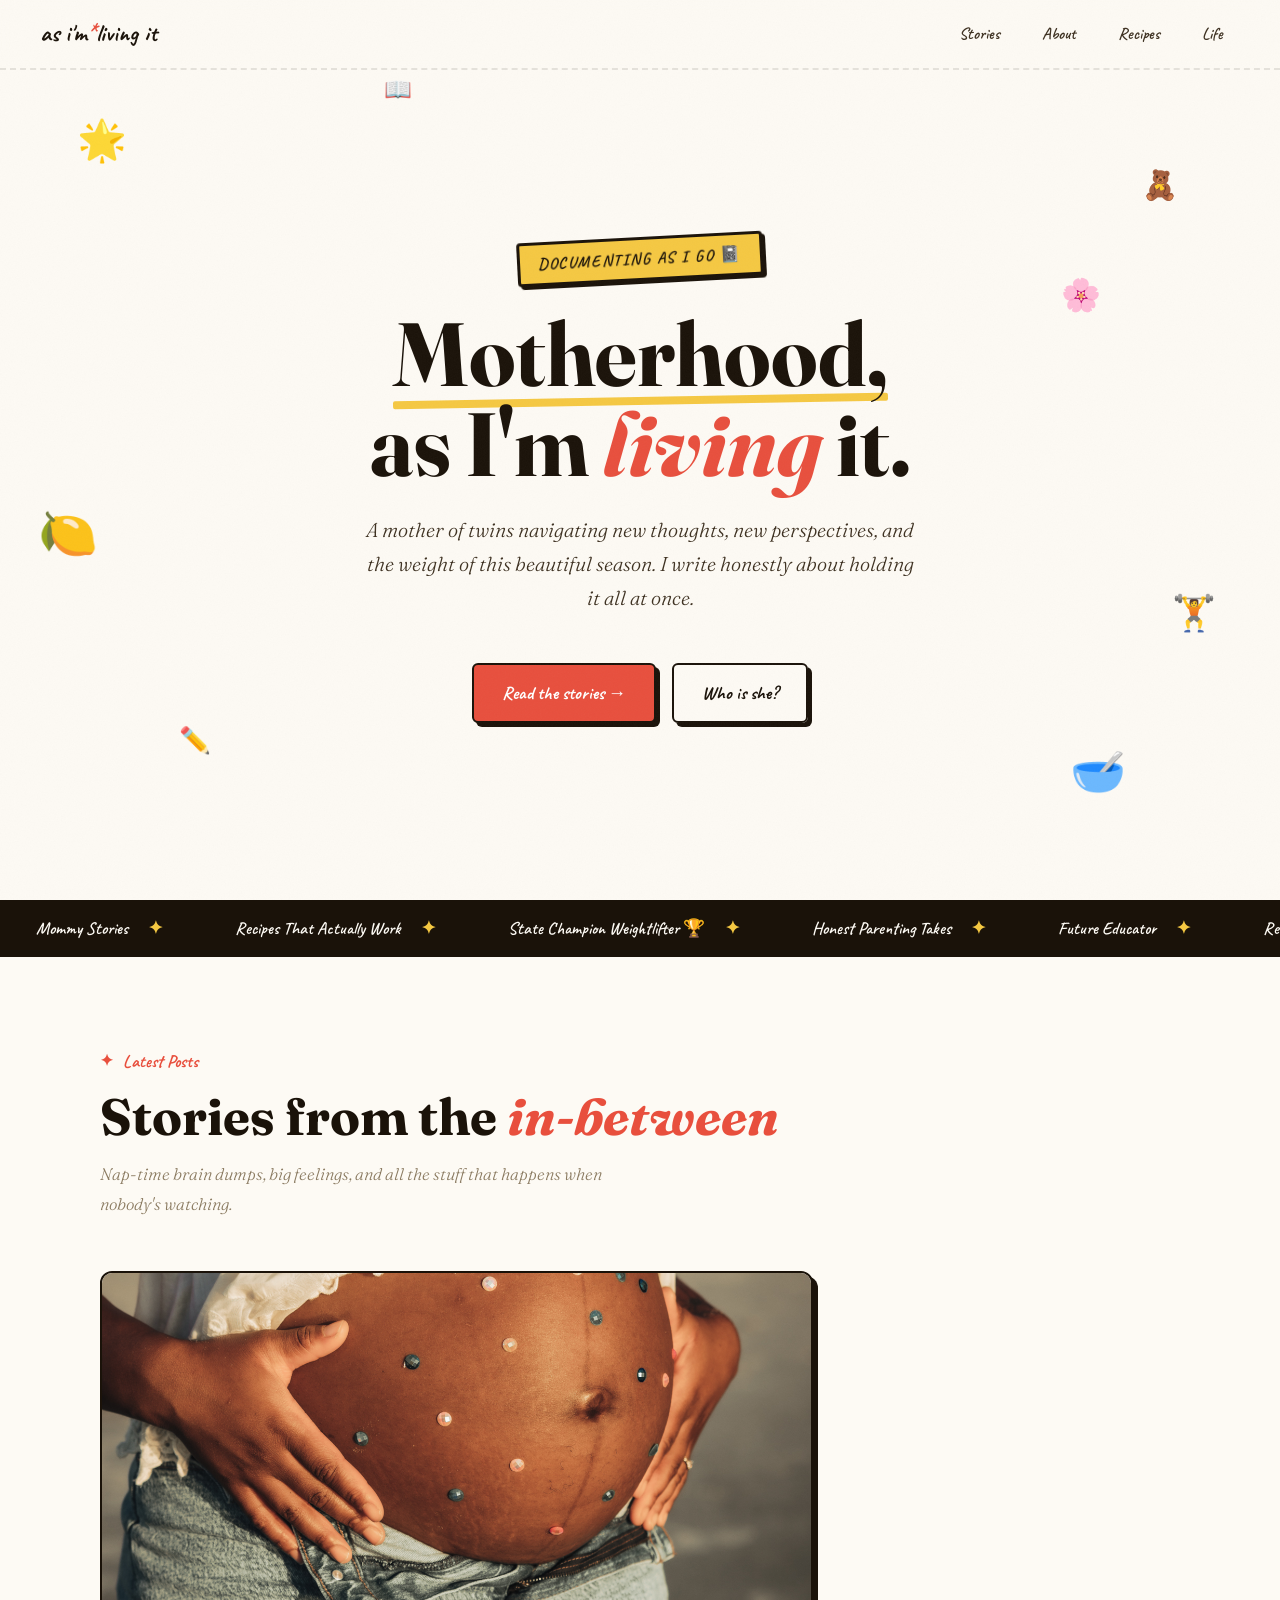
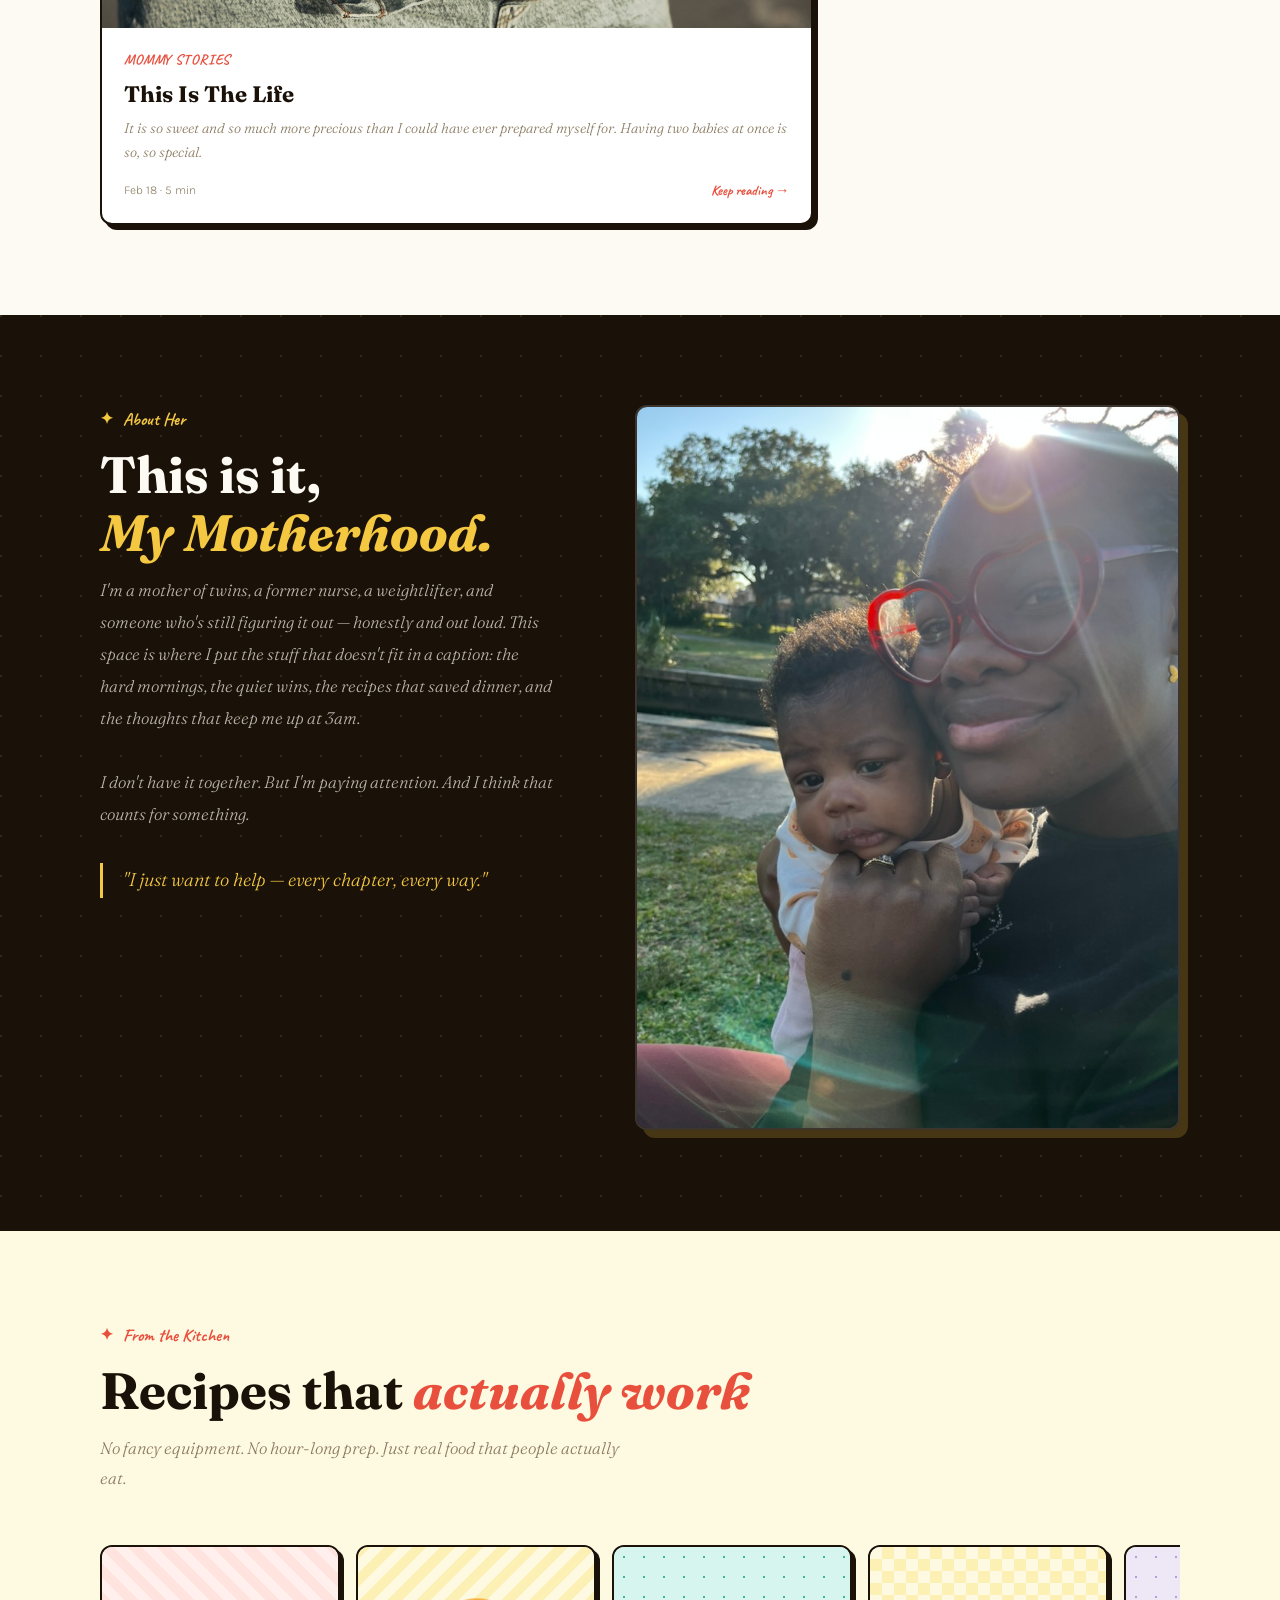
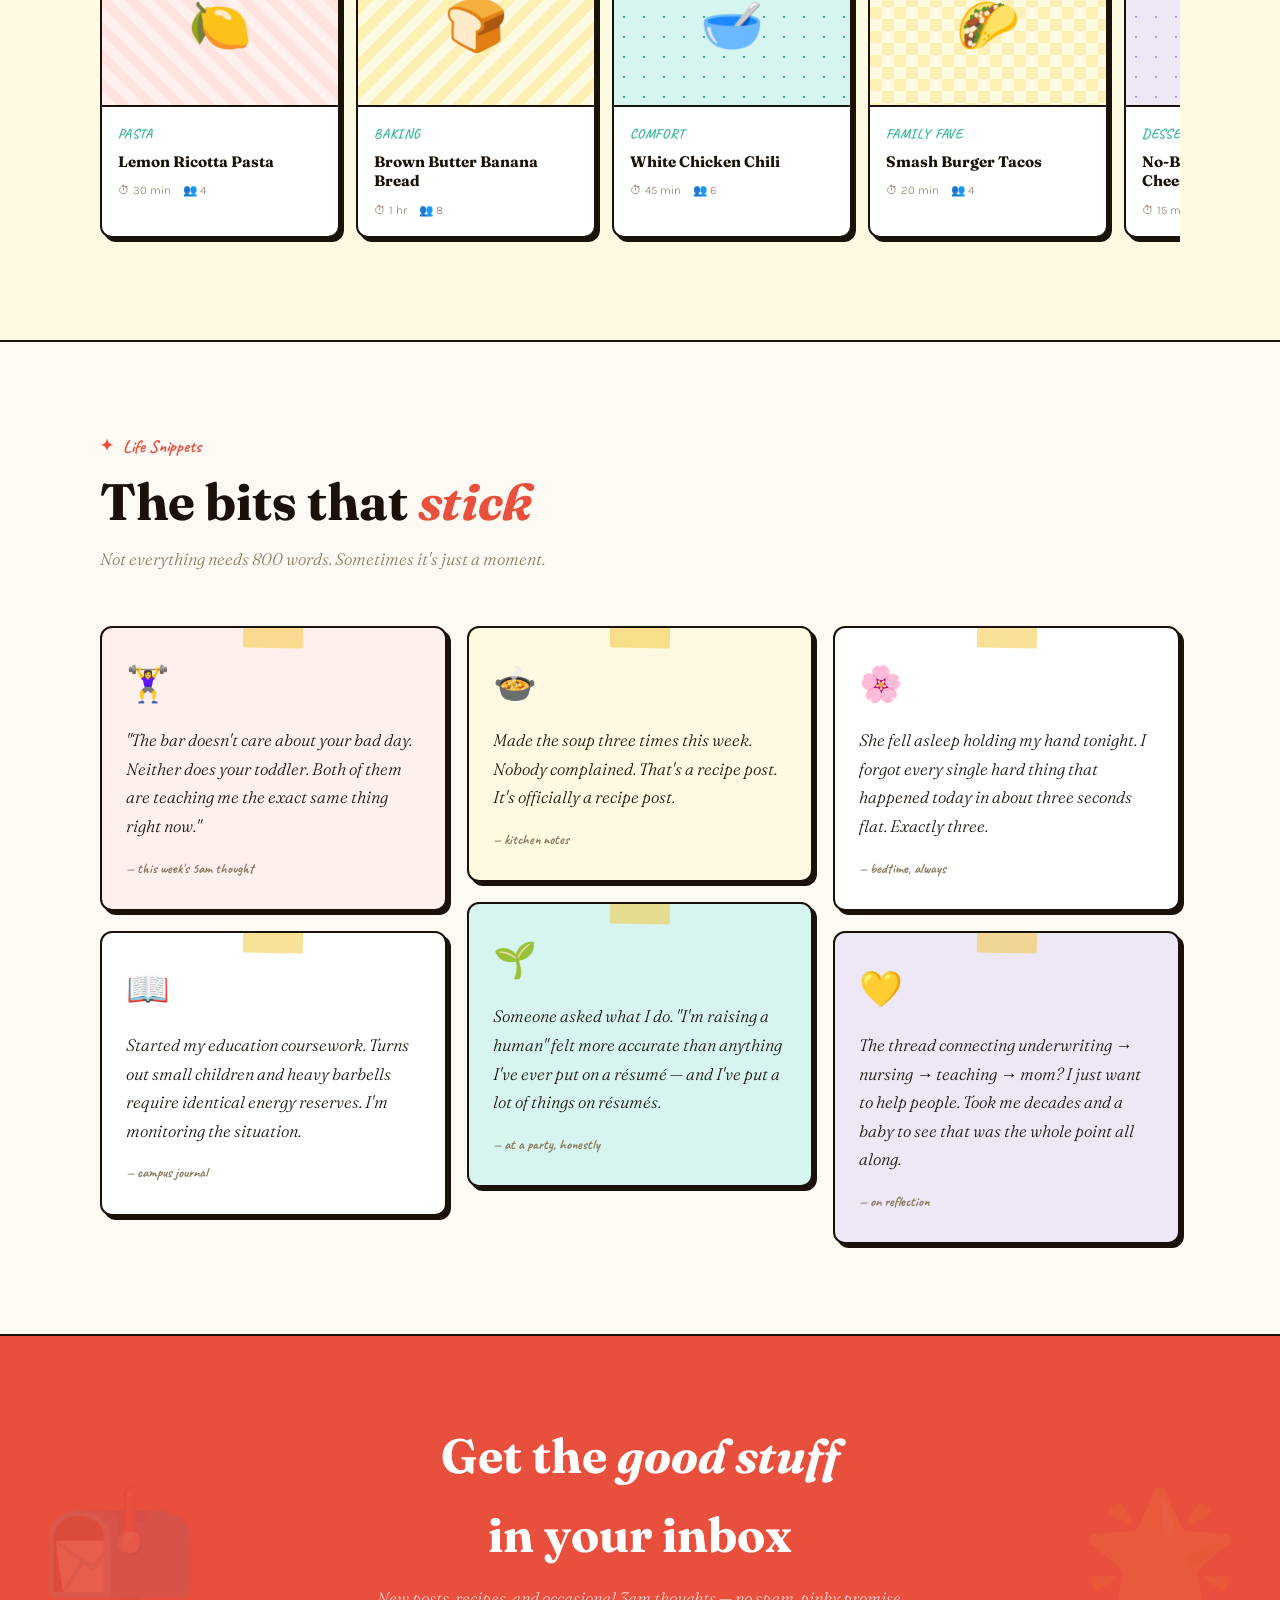
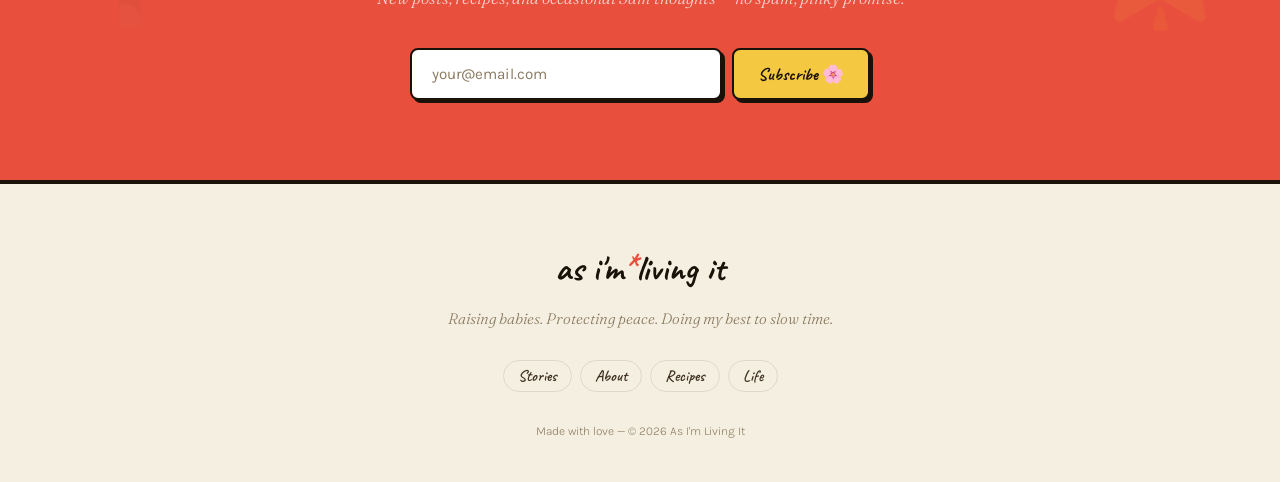
<file: index.html>
<!DOCTYPE html>
<html lang="en">
<head>
<meta charset="UTF-8" />
<meta name="viewport" content="width=device-width, initial-scale=1.0" />
<title>As I'm Living It</title>
<link href="https://fonts.googleapis.com/css2?family=Fraunces:ital,opsz,wght@0,9..144,300;0,9..144,700;1,9..144,300;1,9..144,500;1,9..144,700&family=Caveat:wght@400;600;700&family=Karla:ital,wght@0,300;0,400;1,300&display=swap" rel="stylesheet"/>
<link rel="stylesheet" href="styles.css" />
</head>
<body>

<nav>
  <a class="nav-logo" href="#">as i'm<span>*</span>living it</a>
  <ul class="nav-links">
    <li><a href="#stories">Stories</a></li>
    <li><a href="#about">About</a></li>
    <li><a href="#recipes">Recipes</a></li>
    <li><a href="#life">Life</a></li>
  </ul>
</nav>

<span class="doodle d1">🌟</span>
<span class="doodle d2">🧸</span>
<span class="doodle d3">🍋</span>
<span class="doodle d4">🏋️</span>
<span class="doodle d5">✏️</span>
<span class="doodle d6">🌸</span>
<span class="doodle d7">🥣</span>
<span class="doodle d8">📖</span>

<section class="hero">
  <div class="hero-stamp">Documenting as I go 📓</div>
  <h1 class="hero-title">
    <span class="underline-hand">Motherhood,</span><br/>
    as I'm <span class="squig">living</span> it.
  </h1>
  <p class="hero-sub">A mother of twins navigating new thoughts, new perspectives, and the weight of this beautiful season. I write honestly about holding it all at once.</p>
  <div class="hero-ctas">
    <a href="#stories" class="btn btn-pop">Read the stories →</a>
    <a href="#about" class="btn btn-ghost">Who is she?</a>
  </div>
</section>

<div class="ticker">
  <div class="ticker-track">
    <div class="ticker-item">Mommy Stories <span>✦</span></div>
    <div class="ticker-item">Recipes That Actually Work <span>✦</span></div>
    <div class="ticker-item">State Champion Weightlifter 🏆 <span>✦</span></div>
    <div class="ticker-item">Honest Parenting Takes <span>✦</span></div>
    <div class="ticker-item">Future Educator <span>✦</span></div>
    <div class="ticker-item">Real Life, No Filter <span>✦</span></div>
    <div class="ticker-item">Mommy Stories <span>✦</span></div>
    <div class="ticker-item">Recipes That Actually Work <span>✦</span></div>
    <div class="ticker-item">State Champion Weightlifter 🏆 <span>✦</span></div>
    <div class="ticker-item">Honest Parenting Takes <span>✦</span></div>
    <div class="ticker-item">Future Educator <span>✦</span></div>
    <div class="ticker-item">Real Life, No Filter <span>✦</span></div>
  </div>
</div>

<section id="stories" class="section">
  <div class="reveal">
    <p class="section-kicker"><span class="kicker-star">✦</span> Latest Posts</p>
    <h2 class="section-heading">Stories from the <em>in-between</em></h2>
    <p class="section-dek">Nap-time brain dumps, big feelings, and all the stuff that happens when nobody's watching.</p>
  </div>
  <div class="posts-grid reveal reveal-d1">
    <a href="posts/first-post.html" class="post-card big">
      <div class="card-thumb"><img class="card-img" src="images/first-post.jpg" alt="This Is The Life" /></div>
      <div class="card-body">
        <p class="card-cat">Mommy Stories</p>
        <h3 class="card-title">This Is The Life</h3>
        <p class="card-blurb">It is so sweet and so much more precious than I could have ever prepared myself for. Having two babies at once is so, so special.</p>
        <div class="card-footer"><span>Feb 18 · 5 min</span><span class="card-read-more">Keep reading →</span></div>
      </div>
    </a>
  </div>
</section>

<section id="about" class="about-section">
  <div class="about-pattern"></div>
  <div class="about-inner">
    <div class="about-left reveal">
      <p class="section-kicker"><span class="kicker-star">✦</span> About Her</p>
      <h2 class="section-heading">This is it,<br/><em>My Motherhood.</em></h2>
      <p class="about-body">I'm a mother of twins, a former nurse, a weightlifter, and someone who's still figuring it out — honestly and out loud. This space is where I put the stuff that doesn't fit in a caption: the hard mornings, the quiet wins, the recipes that saved dinner, and the thoughts that keep me up at 3am.</p>
      <p class="about-body">I don't have it together. But I'm paying attention. And I think that counts for something.</p>
      <p class="about-body about-quote">"I just want to help — every chapter, every way."</p>
    </div>
    <div class="about-right reveal reveal-d2">
      <img class="about-photo" src="about.jpeg" alt="About photo" />
    </div>
  </div>
</section>

<section id="recipes" class="recipes-section">
  <div class="recipes-inner">
    <div class="reveal">
      <p class="section-kicker"><span class="kicker-star">✦</span> From the Kitchen</p>
      <h2 class="section-heading">Recipes that <em>actually work</em></h2>
      <p class="section-dek">No fancy equipment. No hour-long prep. Just real food that people actually eat.</p>
    </div>
    <div class="recipe-row reveal reveal-d1" id="recipeRow">
      <a href="#" class="recipe-card"><div class="recipe-thumb bg-stripe-red">🍋</div><div class="recipe-body"><p class="recipe-cat">Pasta</p><h3 class="recipe-name">Lemon Ricotta Pasta</h3><div class="recipe-meta"><span>⏱ 30 min</span><span>👥 4</span></div></div></a>
      <a href="#" class="recipe-card"><div class="recipe-thumb bg-stripe-yellow">🍞</div><div class="recipe-body"><p class="recipe-cat">Baking</p><h3 class="recipe-name">Brown Butter Banana Bread</h3><div class="recipe-meta"><span>⏱ 1 hr</span><span>👥 8</span></div></div></a>
      <a href="#" class="recipe-card"><div class="recipe-thumb bg-dot-mint">🥣</div><div class="recipe-body"><p class="recipe-cat">Comfort</p><h3 class="recipe-name">White Chicken Chili</h3><div class="recipe-meta"><span>⏱ 45 min</span><span>👥 6</span></div></div></a>
      <a href="#" class="recipe-card"><div class="recipe-thumb bg-check-butter">🌮</div><div class="recipe-body"><p class="recipe-cat">Family Fave</p><h3 class="recipe-name">Smash Burger Tacos</h3><div class="recipe-meta"><span>⏱ 20 min</span><span>👥 4</span></div></div></a>
      <a href="#" class="recipe-card"><div class="recipe-thumb bg-dot-lilac">🍰</div><div class="recipe-body"><p class="recipe-cat">Dessert</p><h3 class="recipe-name">No-Bake Strawberry Cheesecake</h3><div class="recipe-meta"><span>⏱ 15 min</span><span>👥 8</span></div></div></a>
      <a href="#" class="recipe-card"><div class="recipe-thumb bg-stripe-red">🥗</div><div class="recipe-body"><p class="recipe-cat">Quick</p><h3 class="recipe-name">The Roasted Tomato Soup</h3><div class="recipe-meta"><span>⏱ 25 min</span><span>👥 4</span></div></div></a>
    </div>
  </div>
</section>

<section id="life" class="snippets-section">
  <div class="snippets-inner">
    <div class="reveal">
      <p class="section-kicker"><span class="kicker-star">✦</span> Life Snippets</p>
      <h2 class="section-heading">The bits that <em>stick</em></h2>
      <p class="section-dek">Not everything needs 800 words. Sometimes it's just a moment.</p>
    </div>
    <div class="snippets-masonry reveal reveal-d1">
      <div class="snippet-card c-red"><div class="snippet-tape"></div><span class="snippet-emoji">🏋️‍♀️</span><p class="snippet-text">"The bar doesn't care about your bad day. Neither does your toddler. Both of them are teaching me the exact same thing right now."</p><span class="snippet-from">— this week's 5am thought</span></div>
      <div class="snippet-card c-white"><div class="snippet-tape"></div><span class="snippet-emoji">📖</span><p class="snippet-text">Started my education coursework. Turns out small children and heavy barbells require identical energy reserves. I'm monitoring the situation.</p><span class="snippet-from">— campus journal</span></div>
      <div class="snippet-card c-yellow"><div class="snippet-tape"></div><span class="snippet-emoji">🍲</span><p class="snippet-text">Made the soup three times this week. Nobody complained. That's a recipe post. It's officially a recipe post.</p><span class="snippet-from">— kitchen notes</span></div>
      <div class="snippet-card c-mint"><div class="snippet-tape"></div><span class="snippet-emoji">🌱</span><p class="snippet-text">Someone asked what I do. "I'm raising a human" felt more accurate than anything I've ever put on a résumé — and I've put a lot of things on résumés.</p><span class="snippet-from">— at a party, honestly</span></div>
      <div class="snippet-card c-white"><div class="snippet-tape"></div><span class="snippet-emoji">🌸</span><p class="snippet-text">She fell asleep holding my hand tonight. I forgot every single hard thing that happened today in about three seconds flat. Exactly three.</p><span class="snippet-from">— bedtime, always</span></div>
      <div class="snippet-card c-lilac"><div class="snippet-tape"></div><span class="snippet-emoji">💛</span><p class="snippet-text">The thread connecting underwriting → nursing → teaching → mom? I just want to help people. Took me decades and a baby to see that was the whole point all along.</p><span class="snippet-from">— on reflection</span></div>
    </div>
  </div>
</section>

<div class="newsletter">
  <span class="nl-deco nl-deco-l">📬</span>
  <span class="nl-deco nl-deco-r">🌟</span>
  <h2 class="nl-title">Get the <em>good stuff</em><br/>in your inbox</h2>
  <p class="nl-sub">New posts, recipes, and occasional 3am thoughts — no spam, pinky promise.</p>
  <div class="nl-form">
    <input type="email" class="nl-input" placeholder="your@email.com" id="nlInput"/>
    <button class="nl-btn" id="nlBtn">Subscribe 🌸</button>
  </div>
</div>

<footer>
  <span class="footer-logo">as i'm<span>*</span>living it</span>
  <p class="footer-words">Raising babies. Protecting peace. Doing my best to slow time.</p>
  <ul class="footer-nav">
    <li><a href="#stories">Stories</a></li>
    <li><a href="#about">About</a></li>
    <li><a href="#recipes">Recipes</a></li>
    <li><a href="#life">Life</a></li>
  </ul>
  <p class="footer-copy">Made with love — © 2026 As I'm Living It</p>
</footer>

<script src="main.js"></script>
</body>
</html>
</file>
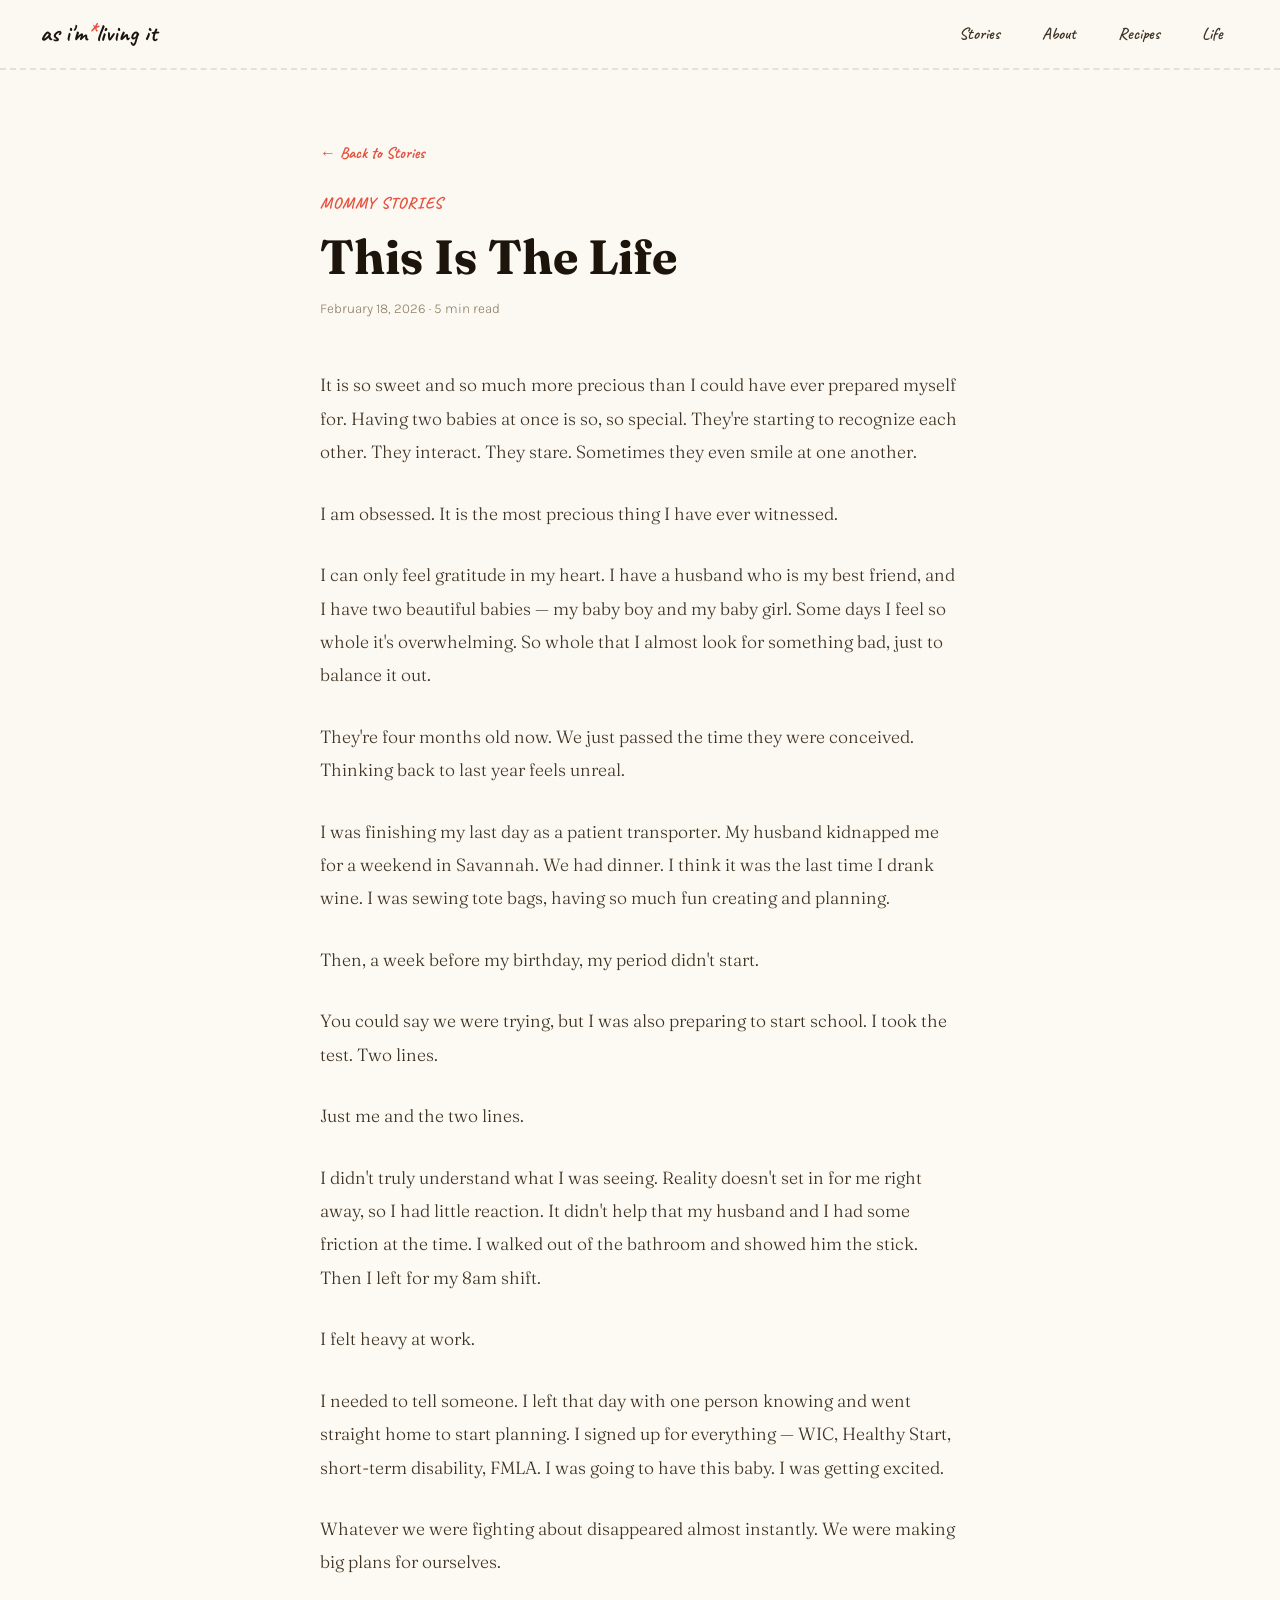
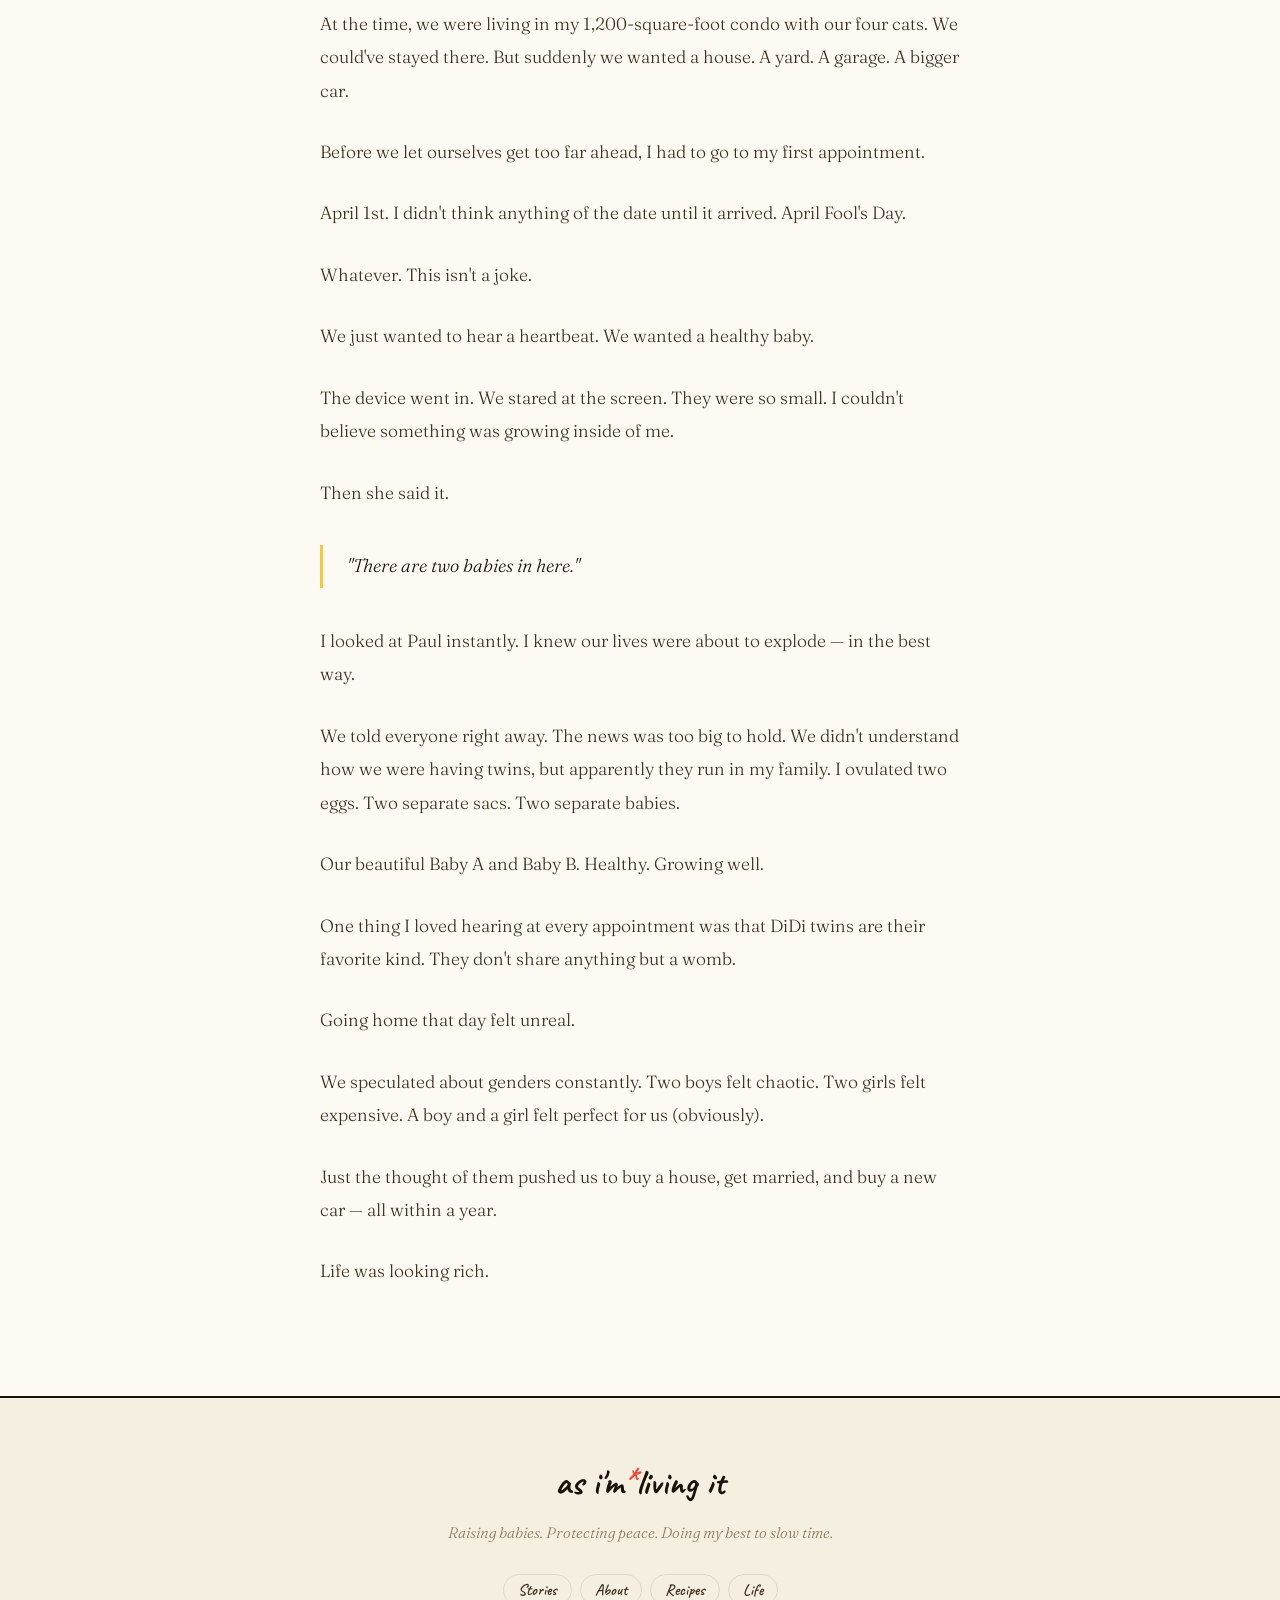
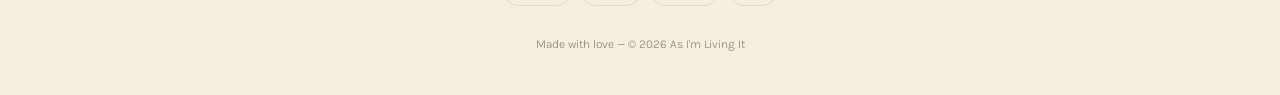
<file: posts/first-post.html>
<!DOCTYPE html>
<html lang="en">
<head>
<meta charset="UTF-8" />
<meta name="viewport" content="width=device-width, initial-scale=1.0" />
<title>This Is The Life — As I'm Living It</title>
<link href="https://fonts.googleapis.com/css2?family=Fraunces:ital,opsz,wght@0,9..144,300;0,9..144,700;1,9..144,300;1,9..144,500;1,9..144,700&family=Caveat:wght@400;600;700&family=Karla:ital,wght@0,300;0,400;1,300&display=swap" rel="stylesheet"/>
<link rel="stylesheet" href="../styles.css" />
</head>
<body>

<nav>
  <a class="nav-logo" href="../index.html">as i'm<span>*</span>living it</a>
  <ul class="nav-links">
    <li><a href="../index.html#stories">Stories</a></li>
    <li><a href="../index.html#about">About</a></li>
    <li><a href="../index.html#recipes">Recipes</a></li>
    <li><a href="../index.html#life">Life</a></li>
  </ul>
</nav>

<article class="post">
  <div class="post-header">
    <a href="../index.html#stories" class="post-back">&larr; Back to Stories</a>
    <p class="post-cat">Mommy Stories</p>
    <h1 class="post-title">This Is The Life</h1>
    <p class="post-meta">February 18, 2026 &middot; 5 min read</p>
  </div>

  <div class="post-content">
    <p>It is so sweet and so much more precious than I could have ever prepared myself for. Having two babies at once is so, so special. They're starting to recognize each other. They interact. They stare. Sometimes they even smile at one another.</p>

    <p>I am obsessed. It is the most precious thing I have ever witnessed.</p>

    <p>I can only feel gratitude in my heart. I have a husband who is my best friend, and I have two beautiful babies — my baby boy and my baby girl. Some days I feel so whole it's overwhelming. So whole that I almost look for something bad, just to balance it out.</p>

    <p>They're four months old now. We just passed the time they were conceived. Thinking back to last year feels unreal.</p>

    <p>I was finishing my last day as a patient transporter. My husband kidnapped me for a weekend in Savannah. We had dinner. I think it was the last time I drank wine. I was sewing tote bags, having so much fun creating and planning.</p>

    <p>Then, a week before my birthday, my period didn't start.</p>

    <p>You could say we were trying, but I was also preparing to start school. I took the test. Two lines.</p>

    <p>Just me and the two lines.</p>

    <p>I didn't truly understand what I was seeing. Reality doesn't set in for me right away, so I had little reaction. It didn't help that my husband and I had some friction at the time. I walked out of the bathroom and showed him the stick. Then I left for my 8am shift.</p>

    <p>I felt heavy at work.</p>

    <p>I needed to tell someone. I left that day with one person knowing and went straight home to start planning. I signed up for everything — WIC, Healthy Start, short-term disability, FMLA. I was going to have this baby. I was getting excited.</p>

    <p>Whatever we were fighting about disappeared almost instantly. We were making big plans for ourselves.</p>

    <p>At the time, we were living in my 1,200-square-foot condo with our four cats. We could've stayed there. But suddenly we wanted a house. A yard. A garage. A bigger car.</p>

    <p>Before we let ourselves get too far ahead, I had to go to my first appointment.</p>

    <p>April 1st. I didn't think anything of the date until it arrived. April Fool's Day.</p>

    <p>Whatever. This isn't a joke.</p>

    <p>We just wanted to hear a heartbeat. We wanted a healthy baby.</p>

    <p>The device went in. We stared at the screen. They were so small. I couldn't believe something was growing inside of me.</p>

    <p>Then she said it.</p>

    <blockquote>
      <p>"There are two babies in here."</p>
    </blockquote>

    <p>I looked at Paul instantly. I knew our lives were about to explode — in the best way.</p>

    <p>We told everyone right away. The news was too big to hold. We didn't understand how we were having twins, but apparently they run in my family. I ovulated two eggs. Two separate sacs. Two separate babies.</p>

    <p>Our beautiful Baby A and Baby B. Healthy. Growing well.</p>

    <p>One thing I loved hearing at every appointment was that DiDi twins are their favorite kind. They don't share anything but a womb.</p>

    <p>Going home that day felt unreal.</p>

    <p>We speculated about genders constantly. Two boys felt chaotic. Two girls felt expensive. A boy and a girl felt perfect for us (obviously).</p>

    <p>Just the thought of them pushed us to buy a house, get married, and buy a new car — all within a year.</p>

    <p>Life was looking rich.</p>
  </div>
</article>

<footer>
  <span class="footer-logo">as i'm<span>*</span>living it</span>
  <p class="footer-words">Raising babies. Protecting peace. Doing my best to slow time.</p>
  <ul class="footer-nav">
    <li><a href="../index.html#stories">Stories</a></li>
    <li><a href="../index.html#about">About</a></li>
    <li><a href="../index.html#recipes">Recipes</a></li>
    <li><a href="../index.html#life">Life</a></li>
  </ul>
  <p class="footer-copy">Made with love — &copy; 2026 As I'm Living It</p>
</footer>

<script src="../main.js"></script>
</body>
</html>
</file>
<file: styles.css>
:root {
  --paper: #fdfaf4;
  --paper-dark: #f5efe1;
  --ink: #1a1209;
  --ink-soft: #3d3020;
  --ink-muted: #8a7a60;
  --pop: #e84f3d;
  --pop-light: #ffd6d0;
  --pop-pale: #fff0ee;
  --butter: #f5c842;
  --butter-pale: #fef9e1;
  --mint: #3bb89a;
  --mint-pale: #d6f5ef;
  --lilac: #b39ddb;
  --lilac-pale: #ede7f6;
  --border: rgba(26,18,9,0.1);
}
*, *::before, *::after { box-sizing:border-box; margin:0; padding:0; }
html { scroll-behavior:smooth; }
body {
  background:var(--paper);
  color:var(--ink);
  font-family:'Karla', sans-serif;
  font-weight:300;
  line-height:1.65;
  overflow-x:hidden;
}
body::after {
  content:'';
  position:fixed; inset:0;
  background-image:url("data:image/svg+xml,%3Csvg xmlns='http://www.w3.org/2000/svg' width='400' height='400'%3E%3Cfilter id='n'%3E%3CfeTurbulence type='fractalNoise' baseFrequency='0.75' numOctaves='4' stitchTiles='stitch'/%3E%3CfeColorMatrix type='saturate' values='0'/%3E%3C/filter%3E%3Crect width='400' height='400' filter='url(%23n)' opacity='0.035'/%3E%3C/svg%3E");
  pointer-events:none; z-index:9999;
}
@keyframes fadeUp   { from{opacity:0;transform:translateY(32px)} to{opacity:1;transform:translateY(0)} }
@keyframes bounce   { 0%,100%{transform:translateY(0)} 50%{transform:translateY(-10px)} }
@keyframes spin     { to{transform:rotate(360deg)} }
@keyframes stamp    { 0%{transform:scale(1.4) rotate(-8deg);opacity:0} 60%{transform:scale(0.95) rotate(2deg);opacity:1} 100%{transform:scale(1) rotate(-3deg);opacity:1} }
@keyframes marquee  { from{transform:translateX(0)} to{transform:translateX(-50%)} }
@keyframes drift    { 0%,100%{transform:translateY(0) rotate(0deg)} 33%{transform:translateY(-6px) rotate(2deg)} 66%{transform:translateY(4px) rotate(-1deg)} }
.reveal { opacity:0; transform:translateY(28px); transition:opacity .65s ease, transform .65s ease; }
.reveal.in { opacity:1; transform:translateY(0); }
.reveal-d1 { transition-delay:.1s; }
.reveal-d2 { transition-delay:.2s; }
.reveal-d3 { transition-delay:.3s; }

/* NAV */
nav {
  position:fixed; top:0; left:0; right:0; z-index:200;
  display:flex; align-items:center; justify-content:space-between;
  padding:14px 40px;
  background:rgba(253,250,244,0.92);
  backdrop-filter:blur(10px);
  border-bottom:2px dashed var(--border);
}
.nav-logo {
  font-family:'Caveat', cursive;
  font-size:1.5rem; font-weight:700;
  color:var(--ink); text-decoration:none;
  transition:color .2s;
}
.nav-logo:hover { color:var(--pop); }
.nav-logo span { color:var(--pop); }
.nav-links { display:flex; gap:8px; list-style:none; }
.nav-links a {
  font-family:'Caveat', cursive;
  font-size:1.05rem; font-weight:600;
  color:var(--ink-soft); text-decoration:none;
  padding:6px 16px; border-radius:100px;
  border:1.5px solid transparent;
  transition:all .2s;
}
.nav-links a:hover { color:var(--pop); border-color:var(--pop); background:var(--pop-pale); }

/* HERO */
.hero {
  min-height:100vh;
  display:flex; flex-direction:column;
  align-items:center; justify-content:center;
  padding:140px 40px 80px;
  text-align:center;
  position:relative; overflow:hidden;
}
.doodle {
  position:absolute; pointer-events:none; user-select:none;
  animation:drift 5s ease-in-out infinite;
  font-size:2rem;
}
.d1{top:12%;left:6%;font-size:2.5rem;animation-delay:0s}
.d2{top:18%;right:8%;font-size:1.8rem;animation-delay:1.2s}
.d3{top:55%;left:3%;font-size:3rem;animation-delay:2s}
.d4{top:65%;right:5%;font-size:2.2rem;animation-delay:.7s}
.d5{top:80%;left:14%;font-size:1.6rem;animation-delay:3s}
.d6{top:30%;right:14%;font-size:2rem;animation-delay:1.8s}
.d7{bottom:10%;right:12%;font-size:2.8rem;animation-delay:.4s}
.d8{top:8%;left:30%;font-size:1.4rem;animation-delay:2.5s}

.hero-stamp {
  display:inline-block;
  background:var(--butter);
  border:3px solid var(--ink);
  border-radius:4px;
  padding:6px 18px;
  font-family:'Caveat', cursive;
  font-size:1rem; font-weight:700;
  letter-spacing:.1em; text-transform:uppercase;
  margin-bottom:28px;
  transform:rotate(-2deg);
  box-shadow:3px 3px 0 var(--ink);
  animation:stamp .5s ease .4s both;
}
.hero-title {
  font-family:'Fraunces', serif;
  font-weight:700;
  font-size:clamp(3.2rem, 7vw, 7.5rem);
  line-height:1.0;
  color:var(--ink);
  margin-bottom:24px;
  animation:fadeUp .8s ease .2s both;
  max-width:900px;
}
.hero-title .squig { color:var(--pop); font-style:italic; }
.hero-title .underline-hand { position:relative; display:inline-block; }
.hero-title .underline-hand::after {
  content:'';
  position:absolute; left:0; bottom:-6px;
  width:100%; height:8px;
  background:var(--butter);
  z-index:-1; border-radius:2px;
  transform:rotate(-1deg);
}
.hero-sub {
  font-family:'Fraunces', serif;
  font-style:italic; font-weight:300;
  font-size:1.25rem; color:var(--ink-soft);
  max-width:560px; margin:0 auto 48px;
  line-height:1.7;
  animation:fadeUp .8s ease .4s both;
}
.hero-ctas {
  display:flex; gap:16px; justify-content:center; flex-wrap:wrap;
  animation:fadeUp .8s ease .6s both;
}
.btn {
  display:inline-flex; align-items:center; gap:8px;
  padding:13px 28px; border-radius:6px;
  font-family:'Caveat', cursive; font-size:1.15rem; font-weight:700;
  text-decoration:none;
  border:2.5px solid var(--ink);
  transition:transform .15s, box-shadow .15s;
  box-shadow:4px 4px 0 var(--ink);
  cursor:pointer;
}
.btn:hover { transform:translate(-2px,-2px); box-shadow:6px 6px 0 var(--ink); }
.btn:active{ transform:translate(2px,2px);  box-shadow:2px 2px 0 var(--ink); }
.btn-pop   { background:var(--pop); color:#fff; }
.btn-ghost { background:transparent; color:var(--ink); }

/* TICKER */
.ticker {
  background:var(--ink); color:var(--paper);
  padding:12px 0; overflow:hidden;
  border-top:2px solid var(--ink); border-bottom:2px solid var(--ink);
}
.ticker-track {
  display:flex; width:max-content;
  animation:marquee 24s linear infinite;
}
.ticker-item {
  font-family:'Caveat', cursive; font-size:1.1rem; font-weight:600;
  white-space:nowrap; padding:0 36px;
  display:flex; align-items:center; gap:20px;
}
.ticker-item span { color:var(--butter); }

/* SECTIONS */
.section { padding:90px 40px; max-width:1160px; margin:0 auto; }
.section-kicker {
  font-family:'Caveat', cursive; font-size:1.1rem; font-weight:700;
  color:var(--pop); display:flex; align-items:center; gap:10px;
  margin-bottom:12px;
}
.kicker-star { font-size:1rem; animation:spin 4s linear infinite; display:inline-block; }
.section-heading {
  font-family:'Fraunces', serif; font-weight:700;
  font-size:clamp(2rem,4vw,3.2rem); line-height:1.15;
  color:var(--ink); margin-bottom:12px;
}
.section-heading em { font-style:italic; color:var(--pop); }
.section-dek {
  font-family:'Fraunces', serif; font-style:italic; font-weight:300;
  color:var(--ink-muted); font-size:1.05rem;
  margin-bottom:52px; max-width:520px; line-height:1.8;
}

/* POSTS GRID */
.posts-grid { display:grid; grid-template-columns:1fr 1fr 1fr; gap:20px; }
.post-card {
  background:#fff;
  border:2.5px solid var(--ink); border-radius:12px; overflow:hidden;
  text-decoration:none; color:inherit; display:block;
  transition:transform .2s, box-shadow .2s;
  box-shadow:5px 5px 0 var(--ink);
}
.post-card:hover { transform:translate(-3px,-3px); box-shadow:8px 8px 0 var(--ink); }
.post-card:active{ transform:translate(2px,2px);  box-shadow:3px 3px 0 var(--ink); }
.post-card.big { grid-column:span 2; }
.card-thumb {
  width:100%; aspect-ratio:16/9;
  display:flex; align-items:center; justify-content:center;
  font-size:4rem;
}
.post-card.big .card-thumb { aspect-ratio:2/1; font-size:5.5rem; }
.bg-stripe-red    { background:repeating-linear-gradient(45deg,#fff0ee,#fff0ee 10px,#ffe3df 10px,#ffe3df 20px); }
.bg-stripe-yellow { background:repeating-linear-gradient(-45deg,#fef9e1,#fef9e1 10px,#fdf0b5 10px,#fdf0b5 20px); }
.bg-dot-mint      { background:radial-gradient(circle,var(--mint) 1.5px,transparent 1.5px) 0 0/20px 20px,var(--mint-pale); }
.bg-dot-lilac     { background:radial-gradient(circle,var(--lilac) 1.5px,transparent 1.5px) 0 0/20px 20px,var(--lilac-pale); }
.bg-check-butter  { background:repeating-conic-gradient(#fdf0b5 0% 25%,#fef9e1 0% 50%) 0 0/24px 24px; }
.card-img { width:100%; height:100%; object-fit:cover; display:block; }
.card-emoji { filter:drop-shadow(2px 4px 8px rgba(0,0,0,.15)); animation:bounce 3s ease-in-out infinite; }
.card-body { padding:20px 22px; }
.card-cat {
  font-family:'Caveat', cursive; font-size:.9rem; font-weight:700;
  letter-spacing:.06em; text-transform:uppercase; color:var(--pop); margin-bottom:8px;
}
.card-title {
  font-family:'Fraunces', serif; font-weight:700;
  font-size:1.05rem; line-height:1.3; color:var(--ink); margin-bottom:8px;
}
.post-card.big .card-title { font-size:1.4rem; }
.card-blurb {
  font-family:'Fraunces', serif; font-style:italic; font-weight:300;
  font-size:.88rem; color:var(--ink-muted); line-height:1.7; margin-bottom:14px;
}
.card-footer {
  display:flex; align-items:center; justify-content:space-between;
  font-size:.75rem; color:var(--ink-muted);
}
.card-read-more { font-family:'Caveat', cursive; font-size:.9rem; font-weight:700; color:var(--pop); }

/* ABOUT */
.about-section {
  background:var(--ink); padding:90px 0;
  position:relative; overflow:hidden;
}
.about-pattern {
  position:absolute; inset:0;
  background:radial-gradient(circle at 1px 1px,rgba(245,200,66,.12) 1px,transparent 0) 0 0/40px 40px;
  pointer-events:none;
}
.about-inner {
  max-width:1160px; margin:0 auto; padding:0 40px;
  display:grid; grid-template-columns:1fr 1.2fr; gap:80px; align-items:start;
}
.about-left .section-kicker { color:var(--butter); }
.about-left .section-heading { color:var(--paper); }
.about-left .section-heading em { color:var(--butter); }
.about-body {
  font-family:'Fraunces', serif; font-style:italic; font-weight:300;
  font-size:1.05rem; color:rgba(253,250,244,.7); line-height:1.9; margin-bottom:32px;
}
.timeline { display:flex; flex-direction:column; }
.tl-item { display:flex; gap:20px; position:relative; }
.tl-item:not(:last-child)::before {
  content:''; position:absolute;
  left:19px; top:44px; bottom:-4px; width:2px;
  background:repeating-linear-gradient(to bottom,rgba(245,200,66,.4) 0,rgba(245,200,66,.4) 6px,transparent 6px,transparent 12px);
}
.tl-dot {
  width:40px; height:40px; border-radius:50%;
  background:var(--butter); border:2.5px solid var(--ink);
  display:flex; align-items:center; justify-content:center;
  font-size:1.1rem; flex-shrink:0;
  box-shadow:3px 3px 0 rgba(245,200,66,.3); margin-top:4px;
}
.tl-text { padding:4px 0 28px; }
.tl-role { font-family:'Caveat', cursive; font-size:1.05rem; font-weight:700; color:var(--paper); margin-bottom:2px; }
.tl-note { font-size:.82rem; color:rgba(253,250,244,.45); line-height:1.5; }
.fun-facts { display:grid; grid-template-columns:1fr 1fr; gap:14px; }
.fact-card {
  background:rgba(253,250,244,.05);
  border:1.5px solid rgba(253,250,244,.1); border-radius:12px;
  padding:22px 18px; transition:background .2s, border-color .2s; cursor:default;
}
.fact-card:hover { background:rgba(253,250,244,.09); border-color:rgba(245,200,66,.3); }
.fact-emoji { font-size:1.8rem; margin-bottom:10px; display:block; }
.fact-value {
  font-family:'Fraunces', serif; font-weight:700;
  font-size:2rem; color:var(--butter); line-height:1; margin-bottom:4px;
}
.fact-label {
  font-size:.75rem; letter-spacing:.08em; text-transform:uppercase;
  color:rgba(253,250,244,.4); line-height:1.4;
}
.fact-card.wide {
  grid-column:span 2;
  background:rgba(232,79,61,.1); border-color:rgba(232,79,61,.25);
  display:flex; align-items:center; gap:20px;
}
.fact-card.wide .fact-value { font-size:1.2rem; color:var(--pop); line-height:1.5; }
.about-quote {
  color:var(--butter);
  font-size:1.15rem;
  border-left:3px solid var(--butter);
  padding-left:20px;
  margin-top:12px;
}
.about-photo {
  width:100%; border-radius:12px;
  border:2.5px solid rgba(253,250,244,.15);
  box-shadow:8px 8px 0 rgba(245,200,66,.2);
}

/* RECIPES */
.recipes-section {
  background:var(--butter-pale);
  border-top:2.5px solid var(--ink); border-bottom:2.5px solid var(--ink);
  padding:90px 0;
}
.recipes-inner { max-width:1160px; margin:0 auto; padding:0 40px; }
.recipe-row {
  display:flex; gap:16px;
  overflow-x:auto; padding-bottom:12px;
  scrollbar-width:thin; scrollbar-color:var(--ink) var(--butter-pale);
  cursor:grab;
}
.recipe-row:active { cursor:grabbing; }
.recipe-card {
  flex-shrink:0; width:240px;
  background:#fff; border:2.5px solid var(--ink); border-radius:12px; overflow:hidden;
  box-shadow:4px 4px 0 var(--ink);
  transition:transform .2s, box-shadow .2s;
  text-decoration:none; color:inherit; display:block;
}
.recipe-card:hover { transform:translate(-2px,-2px); box-shadow:6px 6px 0 var(--ink); }
.recipe-thumb {
  width:100%; height:160px;
  display:flex; align-items:center; justify-content:center;
  font-size:3.2rem; border-bottom:2px solid var(--ink);
}
.recipe-body { padding:16px; }
.recipe-cat {
  font-family:'Caveat', cursive; font-size:.85rem; font-weight:700;
  color:var(--mint); text-transform:uppercase; letter-spacing:.06em; margin-bottom:6px;
}
.recipe-name {
  font-family:'Fraunces', serif; font-weight:700;
  font-size:.95rem; line-height:1.3; color:var(--ink); margin-bottom:10px;
}
.recipe-meta { display:flex; gap:12px; font-size:.72rem; color:var(--ink-muted); }

/* SNIPPETS */
.snippets-section { padding:90px 0; overflow:hidden; }
.snippets-inner { max-width:1160px; margin:0 auto; padding:0 40px; }
.snippets-masonry { columns:3; column-gap:20px; }
.snippet-card {
  break-inside:avoid; margin-bottom:20px;
  border:2.5px solid var(--ink); border-radius:12px;
  padding:28px 24px; box-shadow:4px 4px 0 var(--ink);
  position:relative; overflow:hidden;
  transition:transform .2s, box-shadow .2s; cursor:default;
}
.snippet-card:hover { transform:translate(-2px,-2px); box-shadow:6px 6px 0 var(--ink); }
.snippet-card.c-red    { background:var(--pop-pale); }
.snippet-card.c-yellow { background:var(--butter-pale); }
.snippet-card.c-mint   { background:var(--mint-pale); }
.snippet-card.c-lilac  { background:var(--lilac-pale); }
.snippet-card.c-white  { background:#fff; }
.snippet-emoji { font-size:2.2rem; margin-bottom:12px; display:block; }
.snippet-text {
  font-family:'Fraunces', serif; font-style:italic; font-weight:300;
  font-size:1.05rem; color:var(--ink); line-height:1.7; margin-bottom:14px;
}
.snippet-from { font-family:'Caveat', cursive; font-size:.88rem; font-weight:700; color:var(--ink-muted); }
.snippet-tape {
  position:absolute; top:-2px; left:50%; transform:translateX(-50%) rotate(1deg);
  width:60px; height:22px; background:rgba(245,200,66,.55); border-radius:2px;
}

/* NEWSLETTER */
.newsletter {
  background:var(--pop);
  border-top:2.5px solid var(--ink); border-bottom:2.5px solid var(--ink);
  padding:80px 40px; text-align:center; position:relative; overflow:hidden;
}
.nl-deco { position:absolute; font-size:8rem; opacity:.08; top:50%; transform:translateY(-50%); pointer-events:none; }
.nl-deco-l { left:40px; }
.nl-deco-r { right:40px; }
.nl-title { font-family:'Fraunces', serif; font-weight:700; font-size:clamp(2rem,4vw,3rem); color:#fff; margin-bottom:10px; position:relative; }
.nl-title em { font-style:italic; }
.nl-sub { font-family:'Fraunces', serif; font-style:italic; font-weight:300; color:rgba(255,255,255,.75); font-size:1.05rem; margin-bottom:36px; position:relative; }
.nl-form { display:flex; justify-content:center; gap:10px; max-width:460px; margin:0 auto; position:relative; }
.nl-input {
  flex:1; padding:13px 20px;
  border:2.5px solid var(--ink); border-radius:8px;
  font-family:'Karla', sans-serif; font-size:.95rem;
  background:#fff; color:var(--ink); outline:none;
  box-shadow:3px 3px 0 var(--ink);
}
.nl-input::placeholder { color:var(--ink-muted); }
.nl-btn {
  padding:13px 24px;
  background:var(--butter); color:var(--ink);
  border:2.5px solid var(--ink); border-radius:8px;
  font-family:'Caveat', cursive; font-size:1.1rem; font-weight:700;
  cursor:pointer; box-shadow:3px 3px 0 var(--ink);
  transition:transform .15s, box-shadow .15s; white-space:nowrap;
}
.nl-btn:hover { transform:translate(-2px,-2px); box-shadow:5px 5px 0 var(--ink); }
.nl-btn:active { transform:translate(1px,1px); box-shadow:2px 2px 0 var(--ink); }

/* FOOTER */
footer {
  background:var(--paper-dark);
  border-top:2.5px solid var(--ink);
  padding:56px 40px 40px; text-align:center;
}
.footer-logo { font-family:'Caveat', cursive; font-size:2.2rem; font-weight:700; color:var(--ink); display:block; margin-bottom:8px; }
.footer-logo span { color:var(--pop); }
.footer-words { font-family:'Fraunces', serif; font-style:italic; font-size:.95rem; color:var(--ink-muted); margin-bottom:32px; }
.footer-nav { display:flex; justify-content:center; gap:8px; list-style:none; flex-wrap:wrap; margin-bottom:32px; }
.footer-nav a {
  font-family:'Caveat', cursive; font-size:1rem; font-weight:600;
  color:var(--ink-soft); text-decoration:none;
  padding:5px 14px; border:1.5px solid var(--border); border-radius:100px;
  transition:all .2s;
}
.footer-nav a:hover { color:var(--pop); border-color:var(--pop); background:var(--pop-pale); }
.footer-copy { font-size:.75rem; color:var(--ink-muted); }

/* POST ARTICLE */
.post {
  max-width:720px; margin:0 auto;
  padding:140px 40px 80px;
}
.post-header { margin-bottom:48px; }
.post-back {
  font-family:'Caveat', cursive; font-size:1rem; font-weight:700;
  color:var(--pop); text-decoration:none;
  display:inline-block; margin-bottom:24px;
  transition:color .2s;
}
.post-back:hover { color:var(--ink); }
.post-cat {
  font-family:'Caveat', cursive; font-size:1rem; font-weight:700;
  letter-spacing:.06em; text-transform:uppercase; color:var(--pop);
  margin-bottom:12px;
}
.post-title {
  font-family:'Fraunces', serif; font-weight:700;
  font-size:clamp(2rem, 4.5vw, 3rem); line-height:1.15;
  color:var(--ink); margin-bottom:14px;
}
.post-meta {
  font-size:.85rem; color:var(--ink-muted);
}
.post-content p {
  font-family:'Fraunces', serif; font-weight:300;
  font-size:1.1rem; line-height:1.9; color:var(--ink-soft);
  margin-bottom:28px;
}
.post-content h2 {
  font-family:'Fraunces', serif; font-weight:700;
  font-size:1.5rem; color:var(--ink); margin:48px 0 20px;
  line-height:1.3;
}
.post-content ul, .post-content ol {
  font-family:'Fraunces', serif; font-weight:300;
  font-size:1.1rem; line-height:1.9; color:var(--ink-soft);
  margin:0 0 28px 24px;
}
.post-content li { margin-bottom:6px; }
.post-content blockquote {
  border-left:3px solid var(--butter);
  padding:4px 0 4px 24px;
  margin:36px 0;
}
.post-content blockquote p {
  font-style:italic; color:var(--ink); font-size:1.15rem;
  margin-bottom:0;
}
.post-content em { font-style:italic; }
.post-content strong { font-weight:700; color:var(--ink); }

/* RESPONSIVE */
@media(max-width:900px){
  nav { padding:12px 20px; }
  .nav-links { display:none; }
  .hero { padding:110px 20px 60px; }
  .section { padding:60px 20px; }
  .posts-grid { grid-template-columns:1fr; }
  .post-card.big { grid-column:span 1; }
  .about-inner { grid-template-columns:1fr; gap:48px; padding:0 20px; }
  .fun-facts { grid-template-columns:1fr 1fr; }
  .fact-card.wide { grid-column:span 2; }
  .recipes-inner { padding:0 20px; }
  .snippets-masonry { columns:1; }
  .snippets-inner { padding:0 20px; }
  .footer-nav { flex-direction:column; align-items:center; }
  footer { padding:40px 20px; }
  .about-section { padding:60px 0; }
  .recipes-section { padding:60px 0; }
  .post { padding:110px 20px 60px; }
}
</file>
